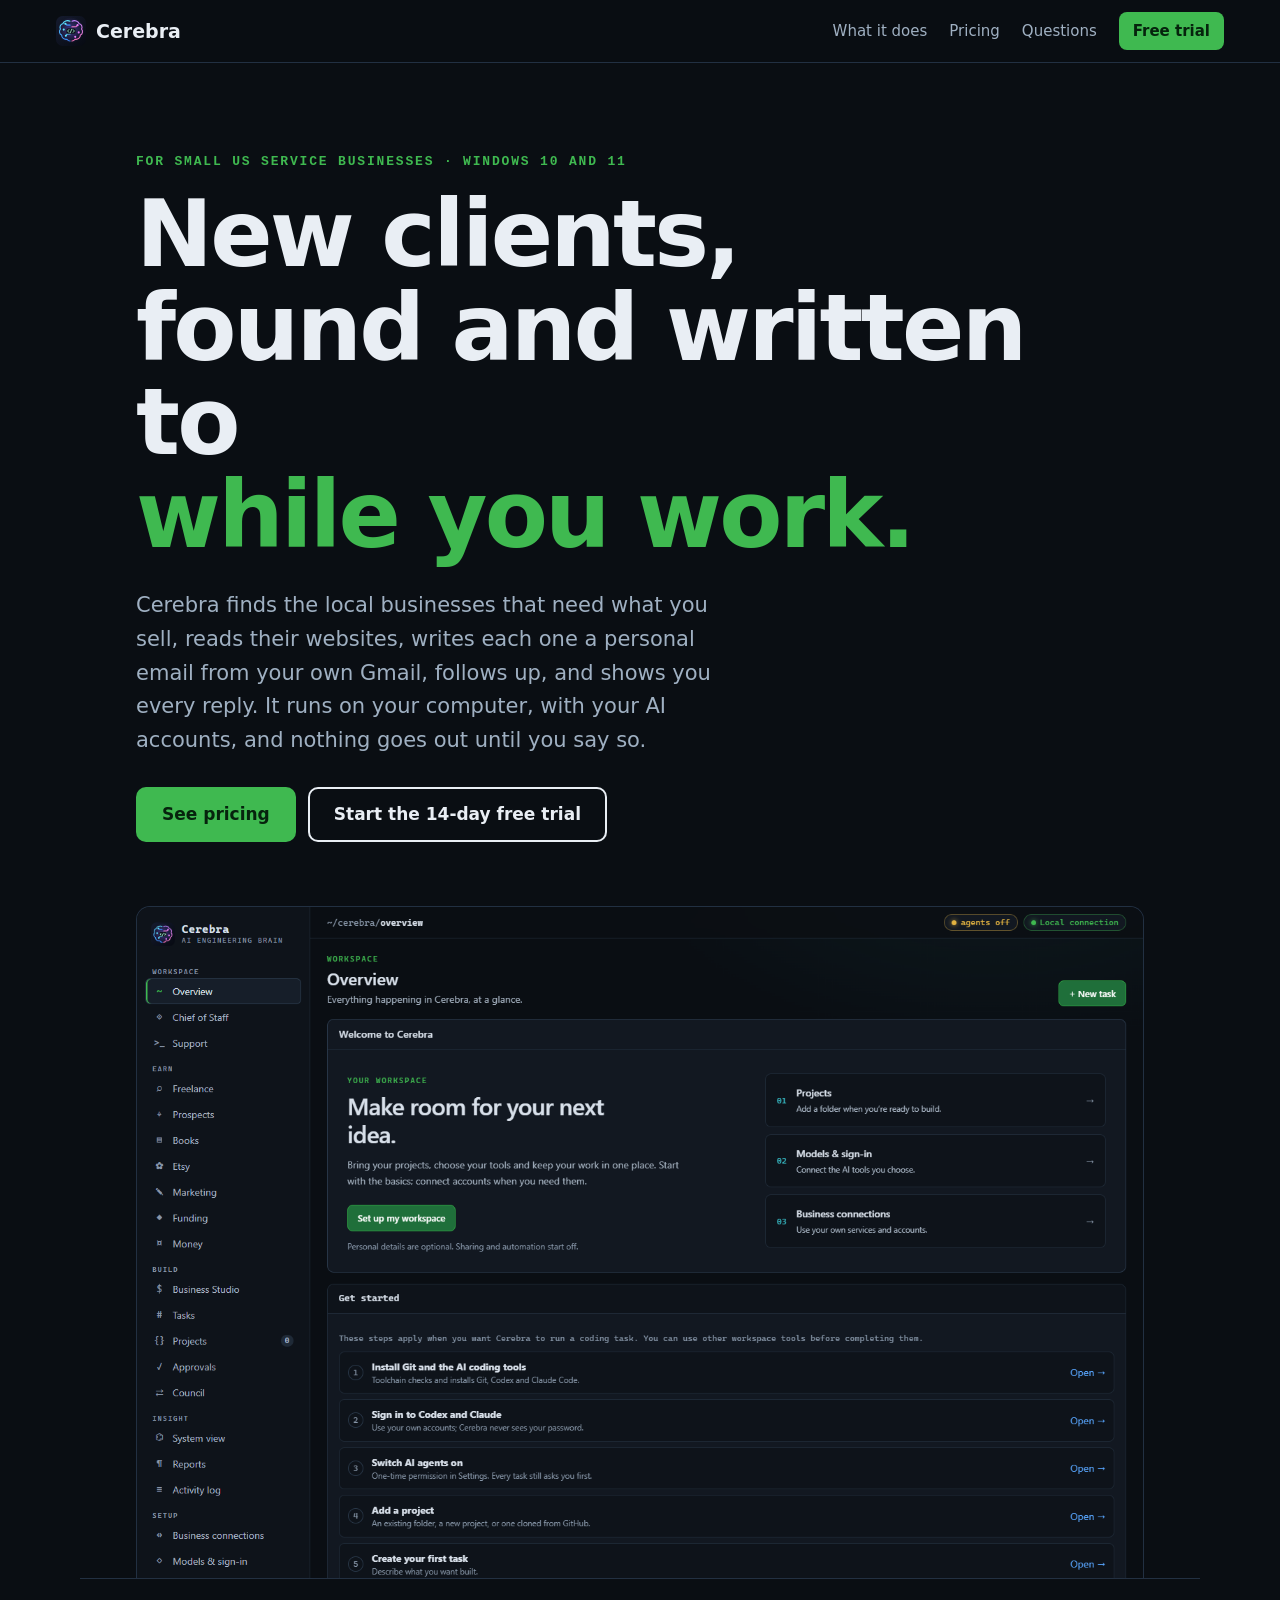
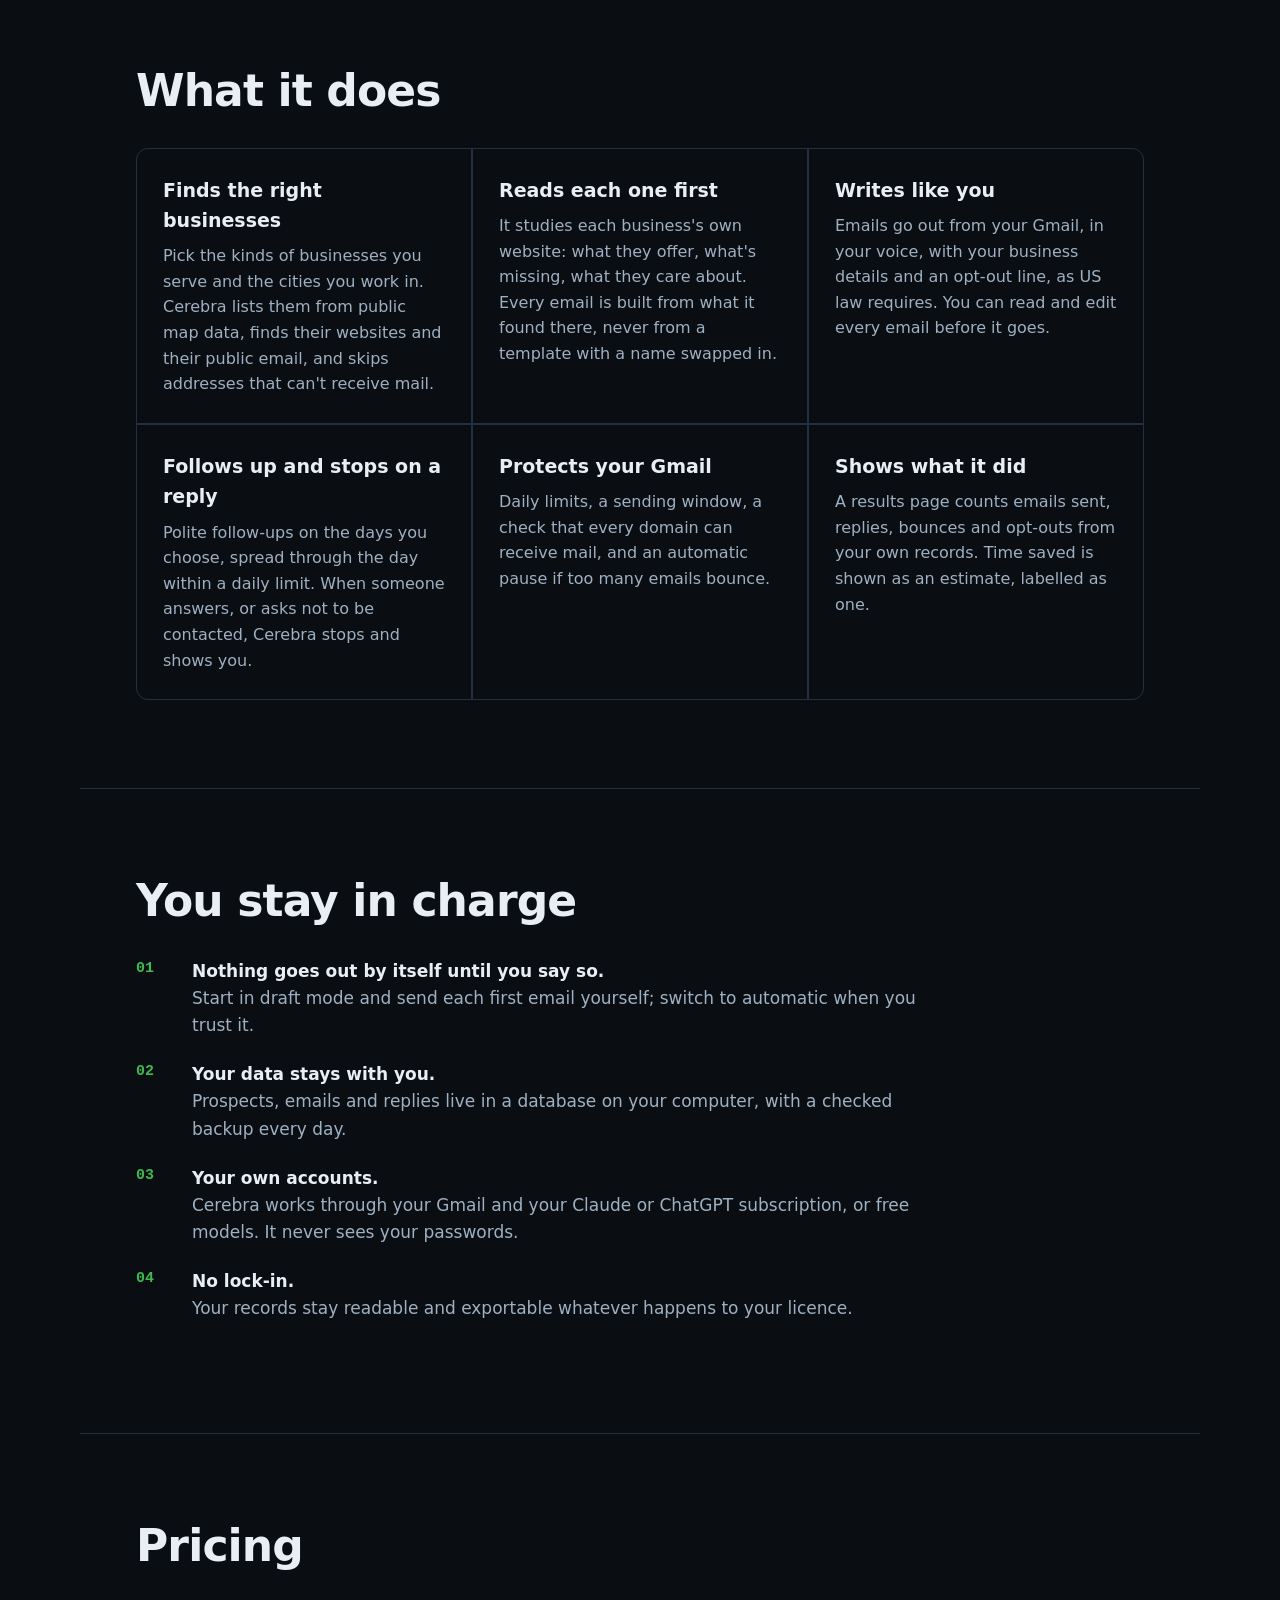
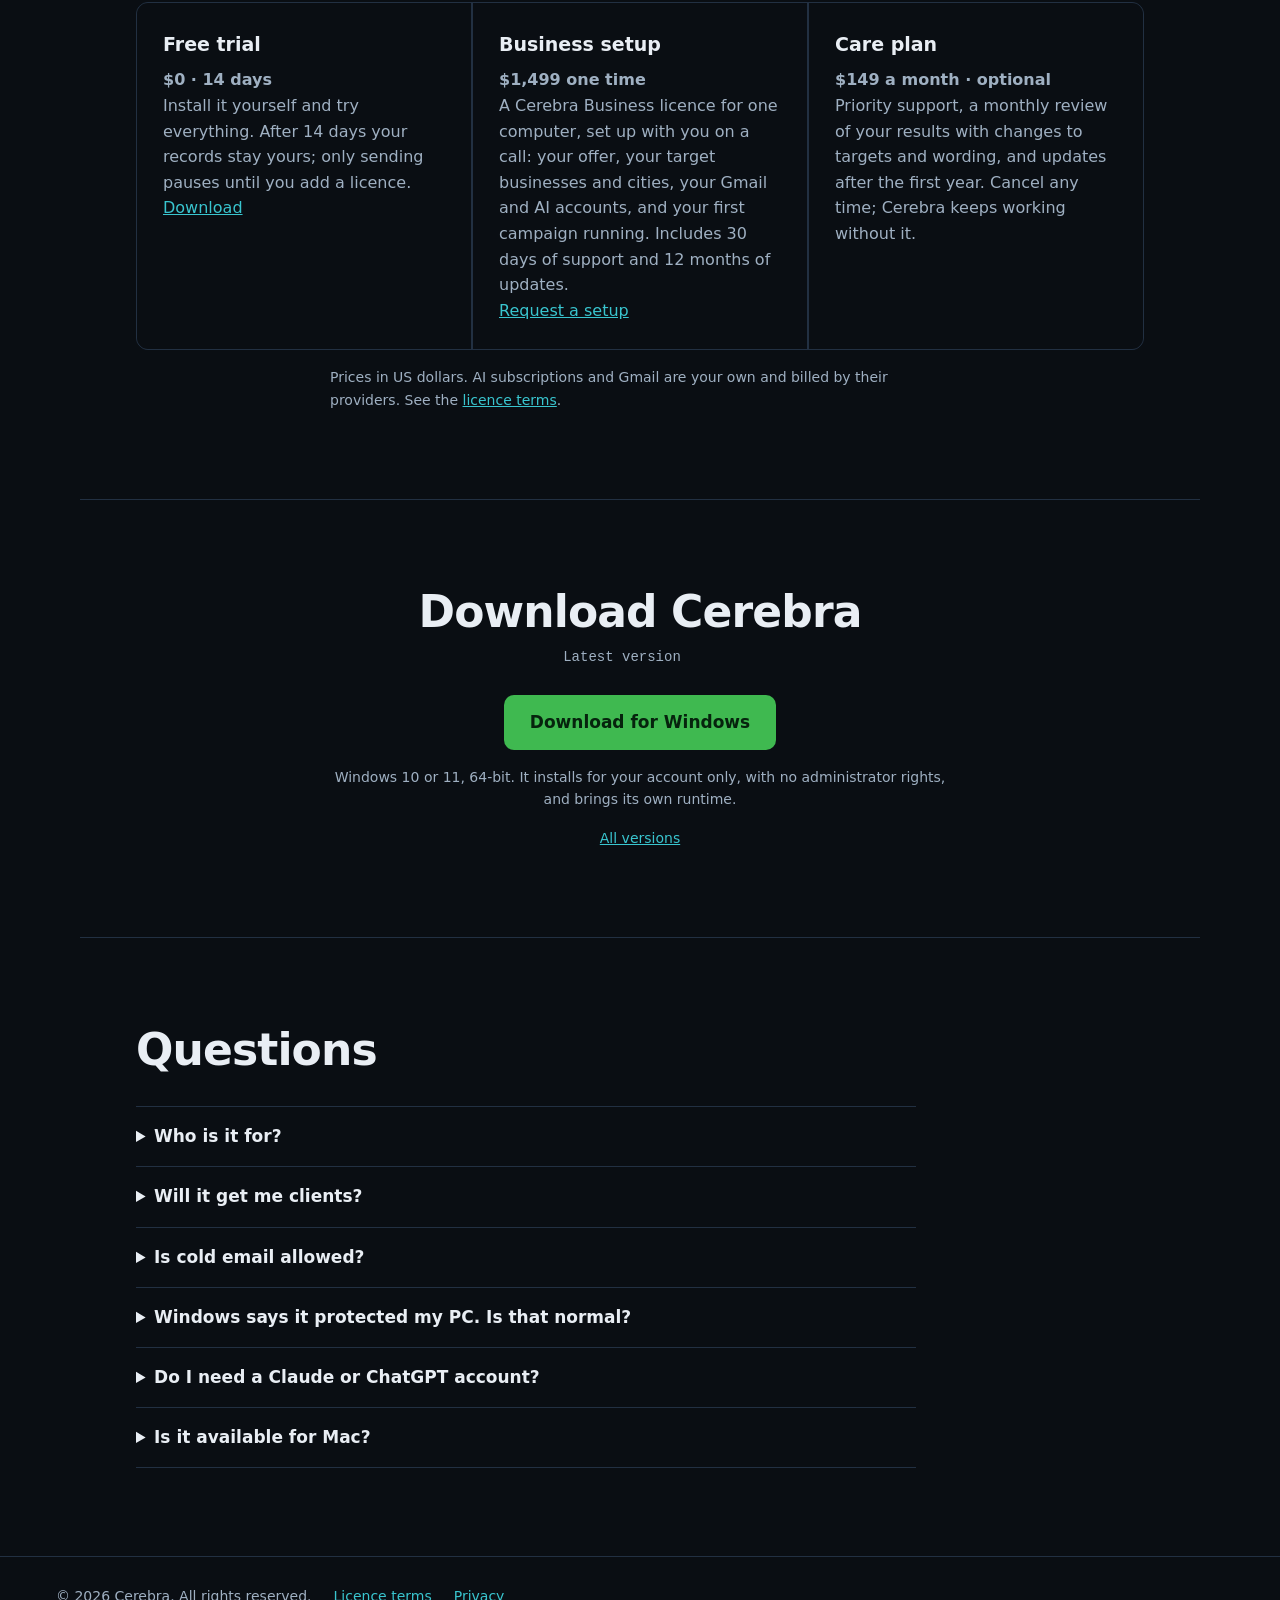
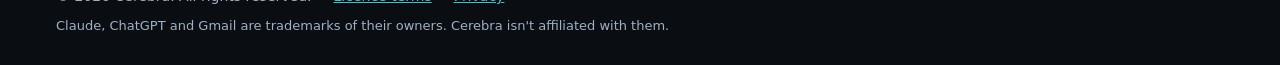
<file: index.html>
<!doctype html>
<html lang="en">
<head>
<meta charset="utf-8">
<meta name="viewport" content="width=device-width, initial-scale=1">
<title>Cerebra Business: researched, personal outreach that runs from your own Gmail</title>
<meta name="description" content="Cerebra is a Windows app for small US service businesses: it finds the local businesses that need what you sell, researches each one, writes a personal email from your Gmail, follows up and shows you every reply.">
<meta property="og:title" content="Cerebra Business">
<meta property="og:description" content="Researched, personal outreach that runs from your own Gmail, on your own computer.">
<meta property="og:image" content="assets/screenshot.png">
<link rel="icon" href="assets/logo.svg" type="image/svg+xml">
<link rel="stylesheet" href="assets/site.css">
</head>
<body>
<header class="top">
  <a class="brand" href="#top"><img src="assets/logo.svg" alt="" width="30" height="30">Cerebra</a>
  <nav aria-label="Main">
    <a href="#what">What it does</a>
    <a href="#pricing">Pricing</a>
    <a href="#questions">Questions</a>
    <a class="pill" href="#download">Free trial</a>
  </nav>
</header>

<main id="top">
  <section class="hero">
    <p class="kicker">For small US service businesses · Windows 10 and 11</p>
    <h1>New clients,<br>found and written to<br><span>while you work.</span></h1>
    <p class="lead">Cerebra finds the local businesses that need what you sell, reads their websites, writes each one a personal email from your own Gmail, follows up, and shows you every reply. It runs on your computer, with your AI accounts, and nothing goes out until you say so.</p>
    <div class="actions">
      <a class="button" href="#pricing">See pricing</a>
      <a class="button ghost" data-download href="https://github.com/Mukira56/Cerebra-Releases/releases/latest">Start the 14-day free trial</a>
    </div>
    <figure class="shot"><img src="assets/screenshot.png" width="1440" height="960" alt="The Cerebra overview page, with its workspace menu and a getting started checklist."></figure>
  </section>

  <section id="what" class="band">
    <h2>What it does</h2>
    <div class="grid">
      <article><h3>Finds the right businesses</h3><p>Pick the kinds of businesses you serve and the cities you work in. Cerebra lists them from public map data, finds their websites and their public email, and skips addresses that can't receive mail.</p></article>
      <article><h3>Reads each one first</h3><p>It studies each business's own website: what they offer, what's missing, what they care about. Every email is built from what it found there, never from a template with a name swapped in.</p></article>
      <article><h3>Writes like you</h3><p>Emails go out from your Gmail, in your voice, with your business details and an opt-out line, as US law requires. You can read and edit every email before it goes.</p></article>
      <article><h3>Follows up and stops on a reply</h3><p>Polite follow-ups on the days you choose, spread through the day within a daily limit. When someone answers, or asks not to be contacted, Cerebra stops and shows you.</p></article>
      <article><h3>Protects your Gmail</h3><p>Daily limits, a sending window, a check that every domain can receive mail, and an automatic pause if too many emails bounce.</p></article>
      <article><h3>Shows what it did</h3><p>A results page counts emails sent, replies, bounces and opt-outs from your own records. Time saved is shown as an estimate, labelled as one.</p></article>
    </div>
  </section>

  <section id="how" class="band">
    <h2>You stay in charge</h2>
    <ol class="steps">
      <li><strong>Nothing goes out by itself until you say so.</strong> Start in draft mode and send each first email yourself; switch to automatic when you trust it.</li>
      <li><strong>Your data stays with you.</strong> Prospects, emails and replies live in a database on your computer, with a checked backup every day.</li>
      <li><strong>Your own accounts.</strong> Cerebra works through your Gmail and your Claude or ChatGPT subscription, or free models. It never sees your passwords.</li>
      <li><strong>No lock-in.</strong> Your records stay readable and exportable whatever happens to your licence.</li>
    </ol>
  </section>

  <section id="pricing" class="band">
    <h2>Pricing</h2>
    <div class="grid">
      <article><h3>Free trial</h3><p class="price">$0 · 14 days</p><p>Install it yourself and try everything. After 14 days your records stay yours; only sending pauses until you add a licence.</p><p><a data-download href="https://github.com/Mukira56/Cerebra-Releases/releases/latest">Download</a></p></article>
      <article><h3>Business setup</h3><p class="price">$1,499 one time</p><p>A Cerebra Business licence for one computer, set up with you on a call: your offer, your target businesses and cities, your Gmail and AI accounts, and your first campaign running. Includes 30 days of support and 12 months of updates.</p><p><a href="https://github.com/Mukira56/Cerebra-Releases/issues/new?template=setup.yml">Request a setup</a></p></article>
      <article><h3>Care plan</h3><p class="price">$149 a month · optional</p><p>Priority support, a monthly review of your results with changes to targets and wording, and updates after the first year. Cancel any time; Cerebra keeps working without it.</p></article>
    </div>
    <p class="small">Prices in US dollars. AI subscriptions and Gmail are your own and billed by their providers. See the <a href="terms.html">licence terms</a>.</p>
  </section>

  <section id="download" class="band download">
    <h2>Download Cerebra</h2>
    <p class="meta"><span data-version>Latest version</span><span data-date></span><span data-size></span></p>
    <a class="button" data-download href="https://github.com/Mukira56/Cerebra-Releases/releases/latest">Download for Windows</a>
    <p class="small">Windows 10 or 11, 64-bit. It installs for your account only, with no administrator rights, and brings its own runtime.</p>
    <div class="notes" data-notes-box hidden><h3>What's new</h3><p data-notes></p></div>
    <p class="small hash" data-hash-box hidden>SHA-256: <code data-hash></code></p>
    <p class="small"><a href="https://github.com/Mukira56/Cerebra-Releases/releases">All versions</a></p>
  </section>

  <section id="questions" class="band">
    <h2>Questions</h2>
    <details><summary>Who is it for?</summary><p>Small US businesses that sell a service to other local businesses: web and marketing agencies, IT support, bookkeepers, designers, consultants. If a new client is worth a few hundred dollars or more to you, a handful of good replies pays for it.</p></details>
    <details><summary>Will it get me clients?</summary><p>It does the finding, research, writing and follow-up, and it shows you exactly what happened. Whether people reply depends on your offer, your market and your emails, so we don't promise numbers. The free trial lets you see real replies before you pay.</p></details>
    <details><summary>Is cold email allowed?</summary><p>Business email to other businesses is legal in the US when it follows the CAN-SPAM Act: honest subject and sender, your business address, and a working way to opt out, which you must honour. Cerebra adds the opt-out line, stops writing to anyone who opts out and keeps volumes low. You're responsible for your own campaigns; check the rules for your industry.</p></details>
    <details><summary>Windows says it protected my PC. Is that normal?</summary><p>Yes, for now. The installer isn't code-signed yet, so Windows SmartScreen may show "Windows protected your PC". Choose <em>More info</em>, then <em>Run anyway</em>. You can check your download against the SHA-256 shown above.</p></details>
    <details><summary>Do I need a Claude or ChatGPT account?</summary><p>A subscription you already have works best. Free open models are also supported for much of the writing.</p></details>
    <details><summary>Is it available for Mac?</summary><p>Not yet: the app is for Windows 10 and 11.</p></details>
  </section>
</main>

<footer>
  <span>&copy; 2026 Cerebra. All rights reserved.</span>
  <a href="terms.html">Licence terms</a>
  <a href="privacy.html">Privacy</a>
  <span class="fine">Claude, ChatGPT and Gmail are trademarks of their owners. Cerebra isn't affiliated with them.</span>
</footer>
<script src="assets/release.js"></script>
</body>
</html>
</file>
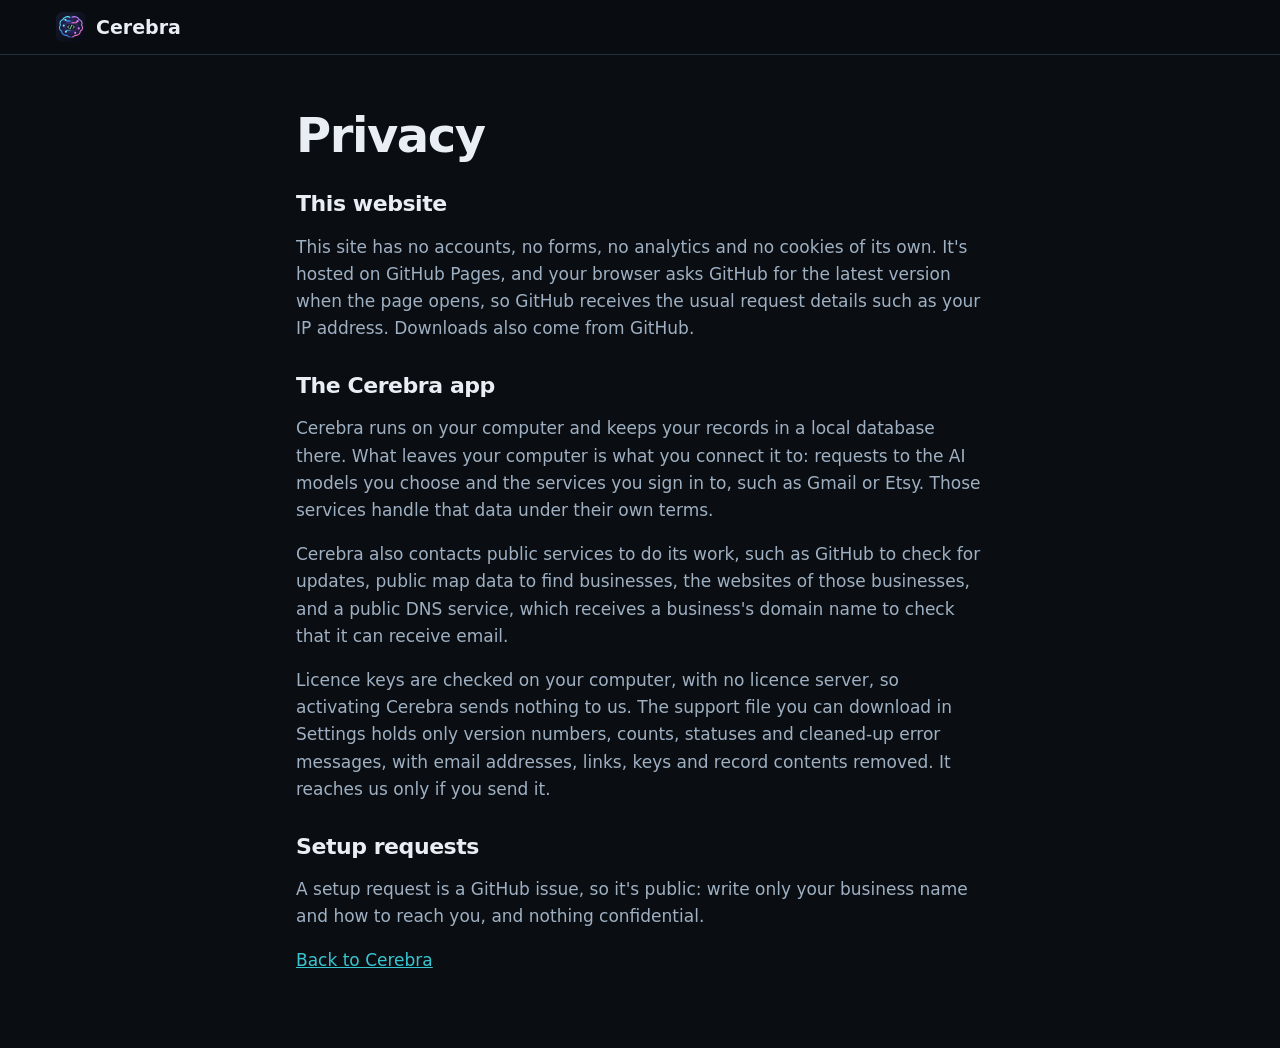
<file: privacy.html>
<!doctype html>
<html lang="en">
<head>
<meta charset="utf-8">
<meta name="viewport" content="width=device-width, initial-scale=1">
<title>Privacy: Cerebra</title>
<link rel="icon" href="assets/logo.svg" type="image/svg+xml">
<link rel="stylesheet" href="assets/site.css">
</head>
<body>
<header class="top"><a class="brand" href="index.html"><img src="assets/logo.svg" alt="" width="30" height="30">Cerebra</a></header>
<main class="page">
  <h1>Privacy</h1>
  <h2>This website</h2>
  <p>This site has no accounts, no forms, no analytics and no cookies of its own. It's hosted on GitHub Pages, and your browser asks GitHub for the latest version when the page opens, so GitHub receives the usual request details such as your IP address. Downloads also come from GitHub.</p>
  <h2>The Cerebra app</h2>
  <p>Cerebra runs on your computer and keeps your records in a local database there. What leaves your computer is what you connect it to: requests to the AI models you choose and the services you sign in to, such as Gmail or Etsy. Those services handle that data under their own terms.</p>
  <p>Cerebra also contacts public services to do its work, such as GitHub to check for updates, public map data to find businesses, the websites of those businesses, and a public DNS service, which receives a business's domain name to check that it can receive email.</p>
  <p>Licence keys are checked on your computer, with no licence server, so activating Cerebra sends nothing to us. The support file you can download in Settings holds only version numbers, counts, statuses and cleaned-up error messages, with email addresses, links, keys and record contents removed. It reaches us only if you send it.</p>
  <h2>Setup requests</h2>
  <p>A setup request is a GitHub issue, so it's public: write only your business name and how to reach you, and nothing confidential.</p>
  <p><a href="index.html">Back to Cerebra</a></p>
</main>
</body>
</html>
</file>
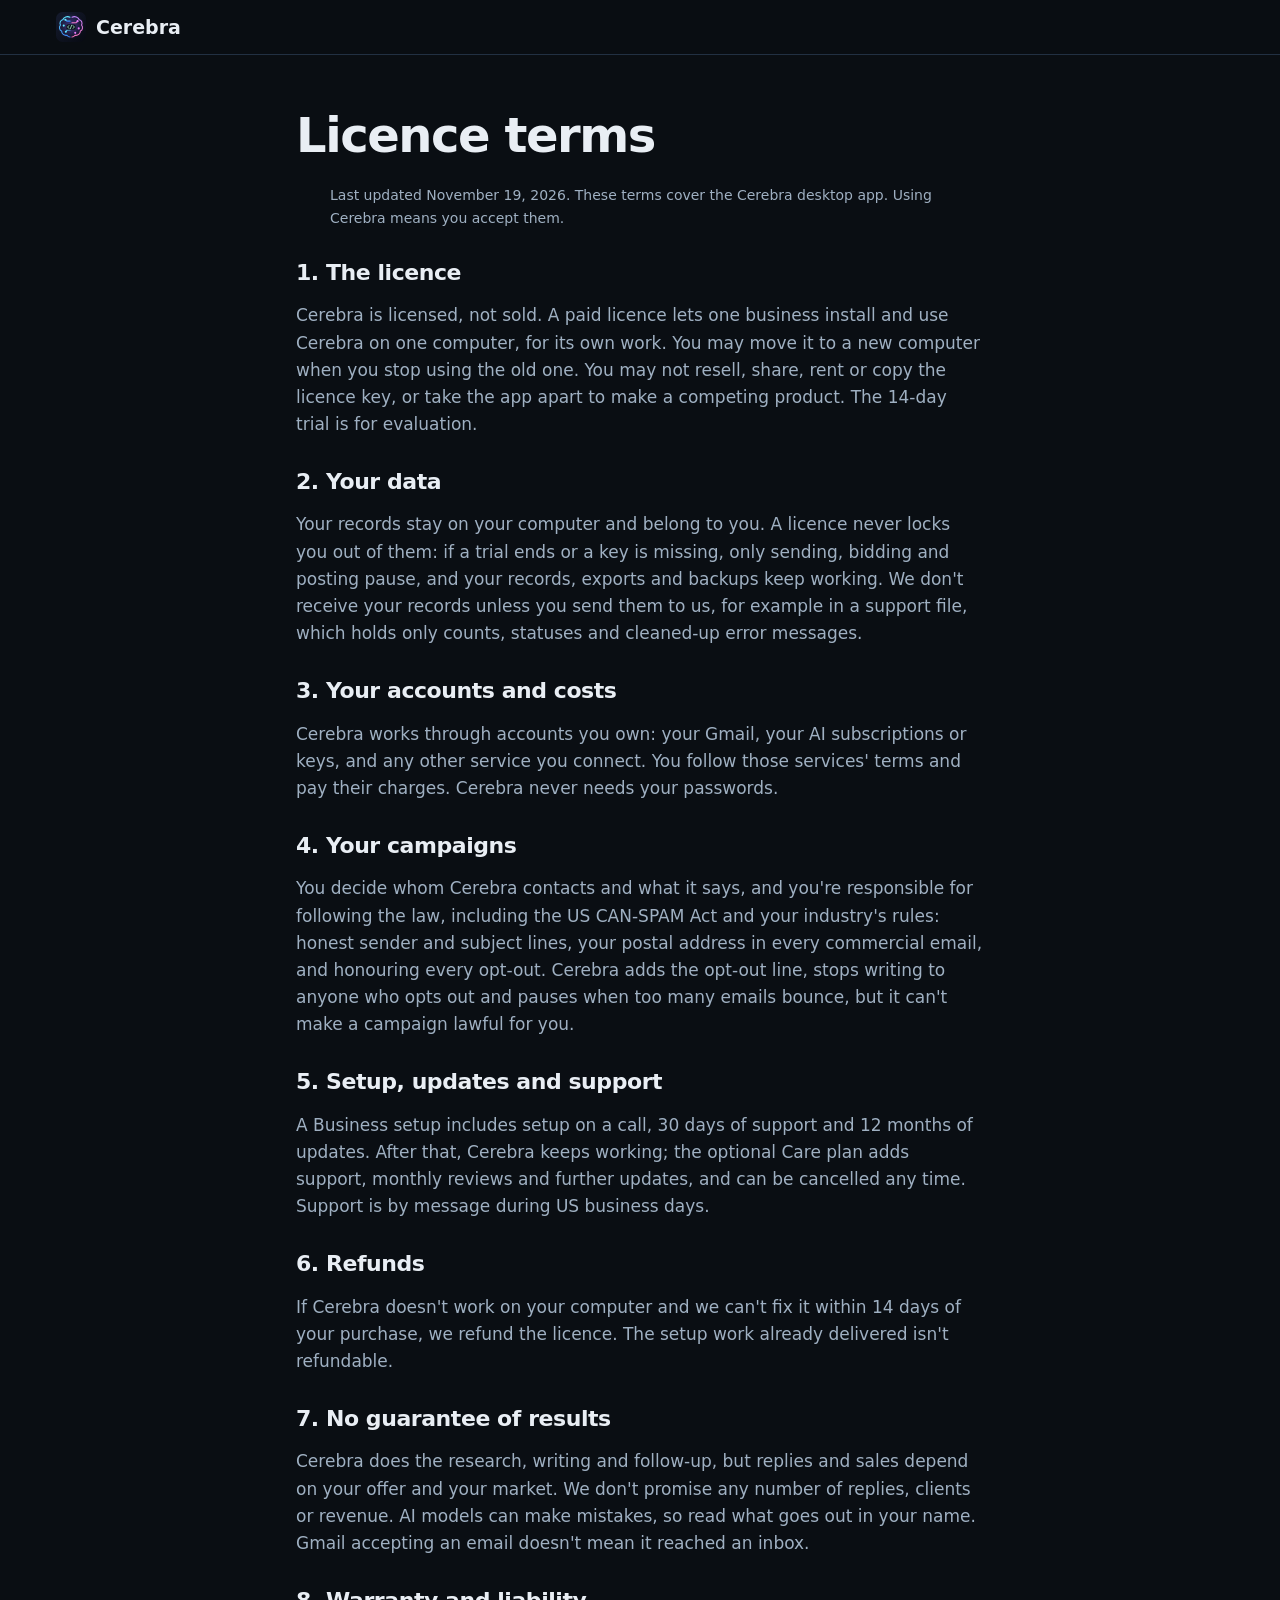
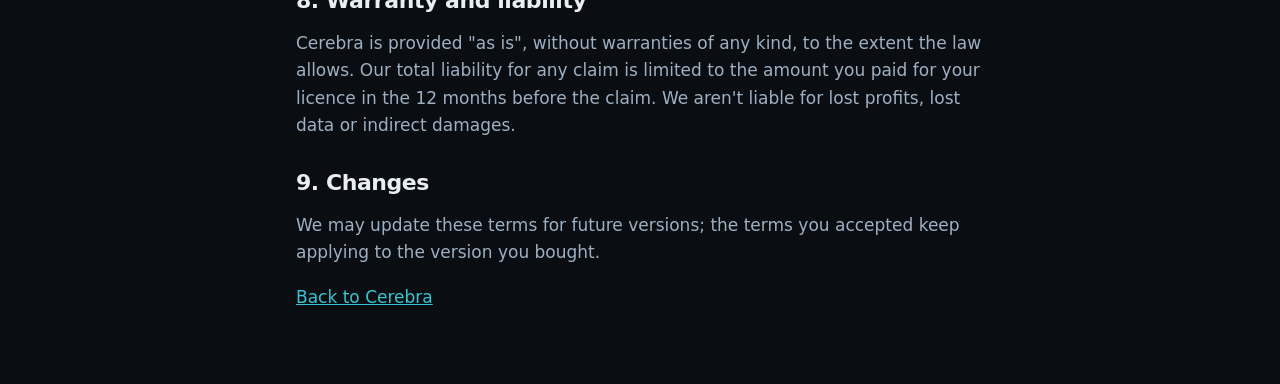
<file: terms.html>
<!doctype html>
<html lang="en">
<head>
<meta charset="utf-8">
<meta name="viewport" content="width=device-width, initial-scale=1">
<title>Licence terms: Cerebra</title>
<link rel="icon" href="assets/logo.svg" type="image/svg+xml">
<link rel="stylesheet" href="assets/site.css">
</head>
<body>
<header class="top"><a class="brand" href="index.html"><img src="assets/logo.svg" alt="" width="30" height="30">Cerebra</a></header>
<main class="page">
  <h1>Licence terms</h1>
  <p class="small">Last updated November 19, 2026. These terms cover the Cerebra desktop app. Using Cerebra means you accept them.</p>

  <h2>1. The licence</h2>
  <p>Cerebra is licensed, not sold. A paid licence lets one business install and use Cerebra on one computer, for its own work. You may move it to a new computer when you stop using the old one. You may not resell, share, rent or copy the licence key, or take the app apart to make a competing product. The 14-day trial is for evaluation.</p>

  <h2>2. Your data</h2>
  <p>Your records stay on your computer and belong to you. A licence never locks you out of them: if a trial ends or a key is missing, only sending, bidding and posting pause, and your records, exports and backups keep working. We don't receive your records unless you send them to us, for example in a support file, which holds only counts, statuses and cleaned-up error messages.</p>

  <h2>3. Your accounts and costs</h2>
  <p>Cerebra works through accounts you own: your Gmail, your AI subscriptions or keys, and any other service you connect. You follow those services' terms and pay their charges. Cerebra never needs your passwords.</p>

  <h2>4. Your campaigns</h2>
  <p>You decide whom Cerebra contacts and what it says, and you're responsible for following the law, including the US CAN-SPAM Act and your industry's rules: honest sender and subject lines, your postal address in every commercial email, and honouring every opt-out. Cerebra adds the opt-out line, stops writing to anyone who opts out and pauses when too many emails bounce, but it can't make a campaign lawful for you.</p>

  <h2>5. Setup, updates and support</h2>
  <p>A Business setup includes setup on a call, 30 days of support and 12 months of updates. After that, Cerebra keeps working; the optional Care plan adds support, monthly reviews and further updates, and can be cancelled any time. Support is by message during US business days.</p>

  <h2>6. Refunds</h2>
  <p>If Cerebra doesn't work on your computer and we can't fix it within 14 days of your purchase, we refund the licence. The setup work already delivered isn't refundable.</p>

  <h2>7. No guarantee of results</h2>
  <p>Cerebra does the research, writing and follow-up, but replies and sales depend on your offer and your market. We don't promise any number of replies, clients or revenue. AI models can make mistakes, so read what goes out in your name. Gmail accepting an email doesn't mean it reached an inbox.</p>

  <h2>8. Warranty and liability</h2>
  <p>Cerebra is provided "as is", without warranties of any kind, to the extent the law allows. Our total liability for any claim is limited to the amount you paid for your licence in the 12 months before the claim. We aren't liable for lost profits, lost data or indirect damages.</p>

  <h2>9. Changes</h2>
  <p>We may update these terms for future versions; the terms you accepted keep applying to the version you bought.</p>

  <p><a href="index.html">Back to Cerebra</a></p>
</main>
</body>
</html>
</file>
<file: assets/site.css>
:root {
  --ink: #e9eef4; --soft: #9fb0c2; --line: #223042; --bg: #0a0e13; --panel: #111823; --green: #3fb950; --green-ink: #06230d; --cyan: #39c5cf;
  --sans: "Segoe UI", system-ui, -apple-system, Roboto, Arial, sans-serif; --mono: "Cascadia Code", Consolas, ui-monospace, monospace;
}
* { box-sizing: border-box; }
html { scroll-behavior: smooth; scroll-padding-top: 76px; }
body { margin: 0; background: var(--bg); color: var(--ink); font: 17px/1.6 var(--sans); }
a { color: var(--cyan); }
img { max-width: 100%; height: auto; display: block; }
:focus-visible { outline: 2px solid var(--cyan); outline-offset: 3px; border-radius: 4px; }

.top { position: sticky; top: 0; z-index: 5; display: flex; align-items: center; justify-content: space-between; gap: 16px; padding: 12px clamp(16px, 5vw, 56px);
  background: rgba(10, 14, 19, .92); border-bottom: 1px solid var(--line); }
.brand { display: flex; align-items: center; gap: 10px; color: var(--ink); font-weight: 700; font-size: 19px; text-decoration: none; }
.top nav { display: flex; align-items: center; gap: 22px; }
.top nav a { color: var(--soft); text-decoration: none; font-size: 15px; }
.top nav a:hover { color: var(--ink); }
.top nav .pill { color: var(--green-ink); background: var(--green); padding: 7px 14px; border-radius: 8px; font-weight: 600; }
.top nav .pill:hover { color: var(--green-ink); }

.hero { max-width: 1120px; margin: 0 auto; padding: clamp(44px, 8vw, 92px) clamp(16px, 5vw, 56px) 0; }
.kicker { font: 600 13px/1 var(--mono); letter-spacing: .14em; text-transform: uppercase; color: var(--green); margin: 0 0 20px; }
h1 { font-size: clamp(44px, 8.4vw, 92px); line-height: 1.02; letter-spacing: -.03em; margin: 0; }
h1 span { color: var(--green); }
.lead { max-width: 620px; font-size: clamp(18px, 2.2vw, 21px); color: var(--soft); margin: 26px 0 30px; }
.actions { display: flex; flex-wrap: wrap; align-items: center; gap: 16px; }
.button { display: inline-block; background: var(--green); color: var(--green-ink); font-weight: 700; padding: 14px 26px; border-radius: 10px; text-decoration: none; }
.button:hover { background: #56d364; }
.version { font: 14px var(--mono); color: var(--soft); }
.shot { margin: clamp(40px, 6vw, 64px) 0 0; border: 1px solid var(--line); border-bottom: 0; border-radius: 14px 14px 0 0; overflow: hidden; }

.band { max-width: 1120px; margin: 0 auto; padding: clamp(56px, 8vw, 88px) clamp(16px, 5vw, 56px); border-top: 1px solid var(--line); }
h2 { font-size: clamp(30px, 4.4vw, 44px); letter-spacing: -.02em; line-height: 1.1; margin: 0 0 32px; }
h3 { font-size: 19px; margin: 0 0 8px; }
.grid { display: grid; grid-template-columns: repeat(auto-fit, minmax(290px, 1fr)); gap: 2px; background: var(--line); border: 1px solid var(--line); border-radius: 12px; overflow: hidden; }
.grid article { background: var(--bg); padding: 26px; }
.grid p { margin: 0; color: var(--soft); font-size: 16px; }

.steps { list-style: none; margin: 0; padding: 0; counter-reset: step; max-width: 780px; }
.steps li { counter-increment: step; position: relative; padding: 0 0 22px 56px; color: var(--soft); }
.steps li::before { content: "0" counter(step); position: absolute; left: 0; top: 2px; font: 600 15px var(--mono); color: var(--green); }
.steps strong { display: block; color: var(--ink); }

.download { text-align: center; }
.download h2 { margin-bottom: 12px; }
.meta { display: flex; flex-wrap: wrap; justify-content: center; gap: 6px 18px; font: 14px var(--mono); color: var(--soft); margin: 0 0 24px; min-height: 22px; }
.small { font-size: 14px; color: var(--soft); margin: 16px auto 0; max-width: 620px; }
.notes { text-align: left; max-width: 680px; margin: 30px auto 0; padding: 20px 22px; background: var(--panel); border: 1px solid var(--line); border-radius: 12px; }
.notes p { white-space: pre-line; color: var(--soft); font-size: 15px; margin: 0; }
.hash code { font: 12px var(--mono); overflow-wrap: anywhere; }

details { border-top: 1px solid var(--line); padding: 16px 0; max-width: 780px; }
details:last-child { border-bottom: 1px solid var(--line); }
summary { cursor: pointer; font-weight: 600; }
details p { color: var(--soft); margin: 10px 0 0; }

footer { display: flex; flex-wrap: wrap; gap: 8px 22px; padding: 28px clamp(16px, 5vw, 56px); border-top: 1px solid var(--line); color: var(--soft); font-size: 14px; }
.fine { flex-basis: 100%; font-size: 13px; }

.page { max-width: 720px; margin: 0 auto; padding: 56px 16px; }
.page h1 { font-size: clamp(34px, 6vw, 48px); margin-bottom: 24px; }
.page h2 { font-size: 22px; margin: 32px 0 8px; }
.page p { color: var(--soft); }

@media (max-width: 640px) {
  .top nav a:not(.pill) { display: none; }
  .button { width: 100%; text-align: center; }
  .steps li { padding-left: 44px; }
}
@media (prefers-reduced-motion: reduce) { html { scroll-behavior: auto; } }

.price { font-size: 1.35rem; font-weight: 700; margin: .25rem 0 .5rem; }
.button.ghost { background: transparent; color: inherit; box-shadow: inset 0 0 0 2px currentColor; }
.actions { display: flex; flex-wrap: wrap; gap: .75rem; align-items: center; }
</file>
